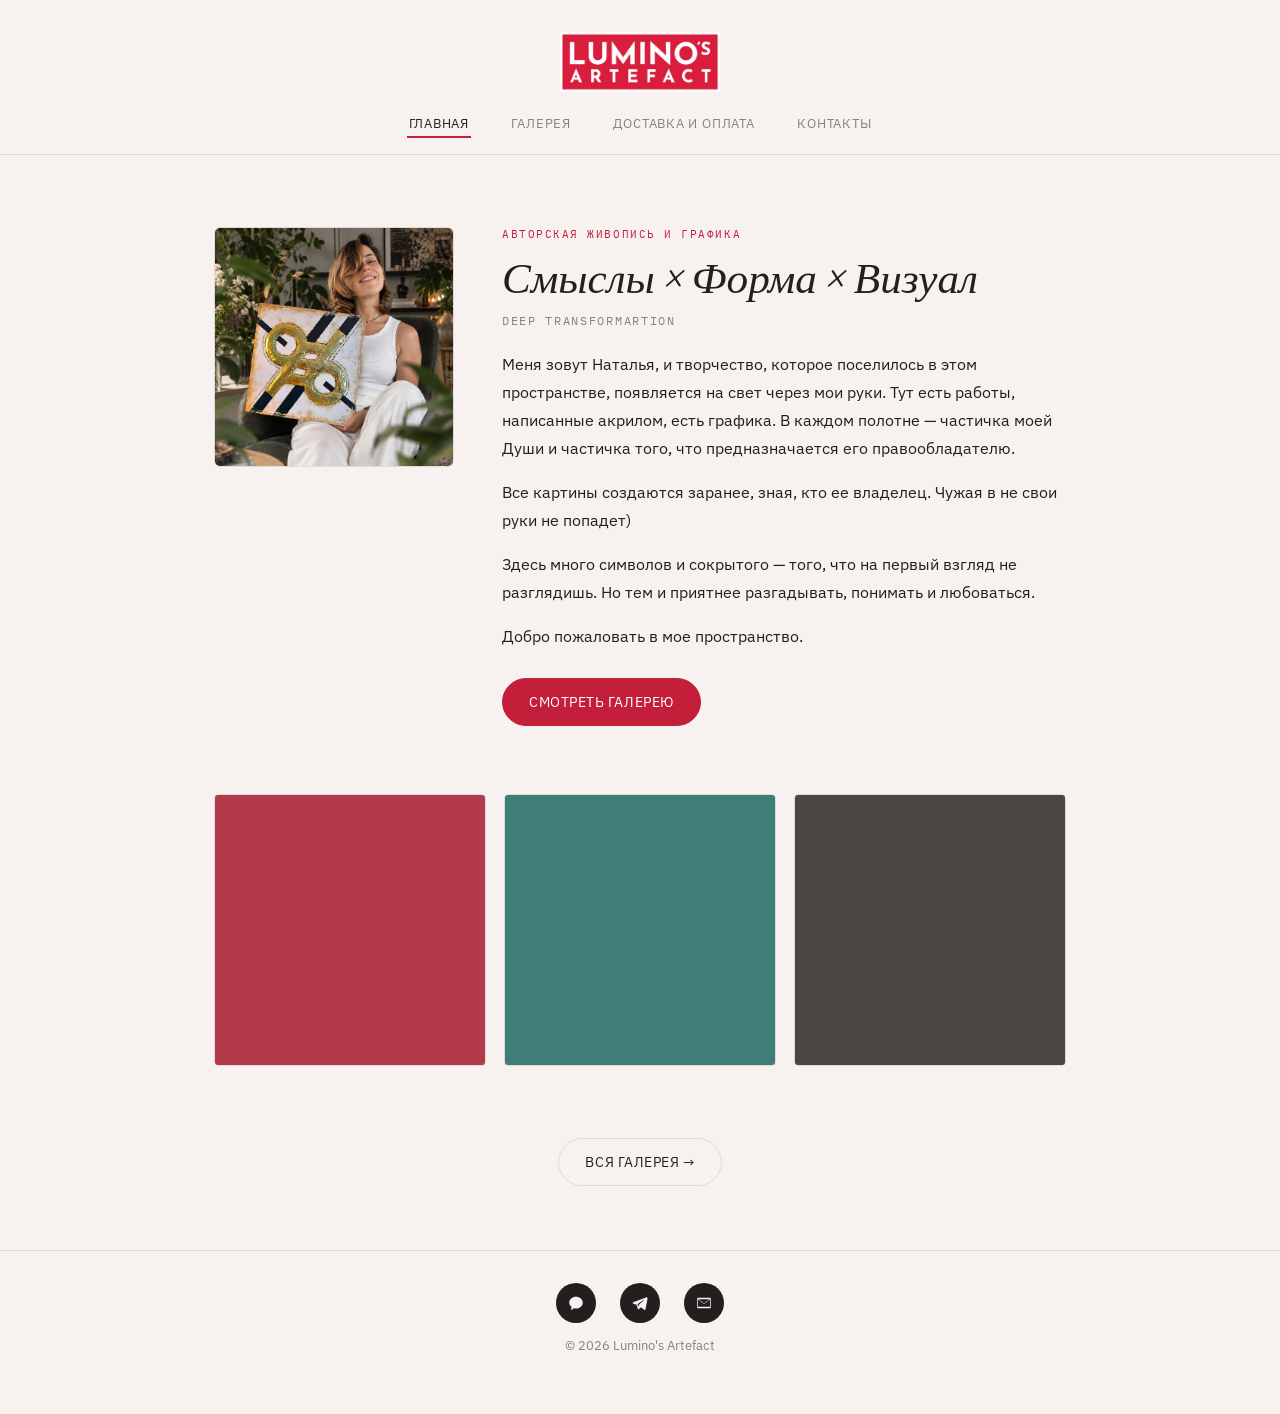
<file: index.html>
<!DOCTYPE html>
<html lang="ru">
<head>
<meta charset="UTF-8">
<meta name="viewport" content="width=device-width, initial-scale=1.0">
<title>Lumino's Artefact — авторская живопись и графика</title>
<link rel="preconnect" href="https://fonts.googleapis.com">
<link href="https://fonts.googleapis.com/css2?family=Fraunces:ital,opsz,wght@0,9..144,500;0,9..144,600;1,9..144,500&family=IBM+Plex+Sans:wght@400;500;600&family=IBM+Plex+Mono:wght@500&display=swap" rel="stylesheet">
<link rel="stylesheet" href="style.css">
</head>
<body>

  <header class="site-header">
    <a class="logo" href="index.html"><img src="images/logo.png" alt="Lumino's Artefact" width="170" height="64"></a>
  </header>

  <nav class="main-nav" aria-label="Основное меню">
    <ul class="main-nav-links">
      <li><a href="index.html" aria-current="page">Главная</a></li>
      <li><a href="gallery.html">Галерея</a></li>
      <li><a href="delivery.html">Доставка и оплата</a></li>
      <li><a href="contacts.html">Контакты</a></li>
    </ul>
  </nav>

  <main>
    <section class="home-intro">
      <div class="home-intro-portrait">
        <img src="images/000-1.png" alt="Наталья">
      </div>

      <div class="home-intro-text">
        <p class="eyebrow">Авторская живопись и графика</p>
        <h1>Смыслы × Форма × Визуал</h1>
        <p class="tagline">Deep TransformARTion</p>

        <p>Меня зовут Наталья, и творчество, которое поселилось в этом пространстве, появляется на свет через мои руки. Тут есть работы, написанные акрилом, есть графика. В каждом полотне — частичка моей Души и частичка того, что предназначается его правообладателю.</p>
        <p>Все картины создаются заранее, зная, кто ее владелец. Чужая в не свои руки не попадет)</p>
        <p>Здесь много символов и сокрытого — того, что на первый взгляд не разглядишь. Но тем и приятнее разгадывать, понимать и любоваться.</p>
        <p>Добро пожаловать в мое пространство.</p>

        <div class="hero-actions home-intro-actions">
          <a class="primary" href="gallery.html">Смотреть галерею</a>
        </div>
      </div>
    </section>

    <div class="hero-strip">
      <a href="painting.html?id=poludenniy-sad"><img src="images/p1-1.svg" alt="Полуденный сад"></a>
      <a href="painting.html?id=tihaya-voda"><img src="images/p2-1.svg" alt="Тихая вода"></a>
      <a href="painting.html?id=kontur-goroda"><img src="images/p4-1.svg" alt="Контур города"></a>
    </div>

    <div class="hero-actions" style="margin-top: -24px; padding-bottom: 64px;">
      <a href="gallery.html">Вся галерея →</a>
    </div>
  </main>

  <footer class="site-footer">
    <div class="footer-socials">
      <a class="social-icon" href="https://max.ru/u/f9LHodD0cOLGrv2IVl0ph_U3VSbgk9J3b61NacFTRPmokoeO5pcAcMMpPfM" target="_blank" rel="noopener" aria-label="Max">
        <svg viewBox="0 0 24 24"><path d="M12 3.5C6.98 3.5 3 7.06 3 11.3c0 2.36 1.24 4.47 3.2 5.9-.1.98-.4 2.3-.99 3.5a.4.4 0 0 0 .53.53c1.46-.62 2.87-1.5 3.7-2.1.83.2 1.7.3 2.56.3 5.02 0 9-3.56 9-7.8s-3.98-7.8-9-7.8Z"/></svg>
      </a>
      <a class="social-icon" href="https://t.me/Nataly_Xa" target="_blank" rel="noopener" aria-label="Telegram">
        <svg viewBox="0 0 24 24"><path d="M20.7 4.2 2.9 11.1c-.8.3-.8 1.5.1 1.8l4.4 1.4 1.7 5.3c.2.7 1.1.9 1.6.4l2.4-2.3 4.5 3.3c.6.5 1.6.1 1.7-.6l2.8-14.5c.2-.9-.7-1.6-1.4-1.3ZM8.6 13.6l8.6-6.3c.2-.1.4.1.3.3l-6.9 6.7c-.3.3-.4.6-.5 1l-.2 2.1-1.3-3.8Z"/></svg>
      </a>
      <a class="social-icon" href="mailto:luminosartefact@gmail.com" aria-label="Email">
        <svg viewBox="0 0 24 24"><path d="M4 5h16a1 1 0 0 1 1 1v12a1 1 0 0 1-1 1H4a1 1 0 0 1-1-1V6a1 1 0 0 1 1-1Zm0 2.4V17h16V7.4l-7.4 5.3a1 1 0 0 1-1.2 0L4 7.4Zm.6-.4 7.4 5.3 7.4-5.3H4.6Z"/></svg>
      </a>
    </div>
    <p class="copyright">&copy; 2026 Lumino's Artefact</p>
  </footer>

</body>
</html>
</file>
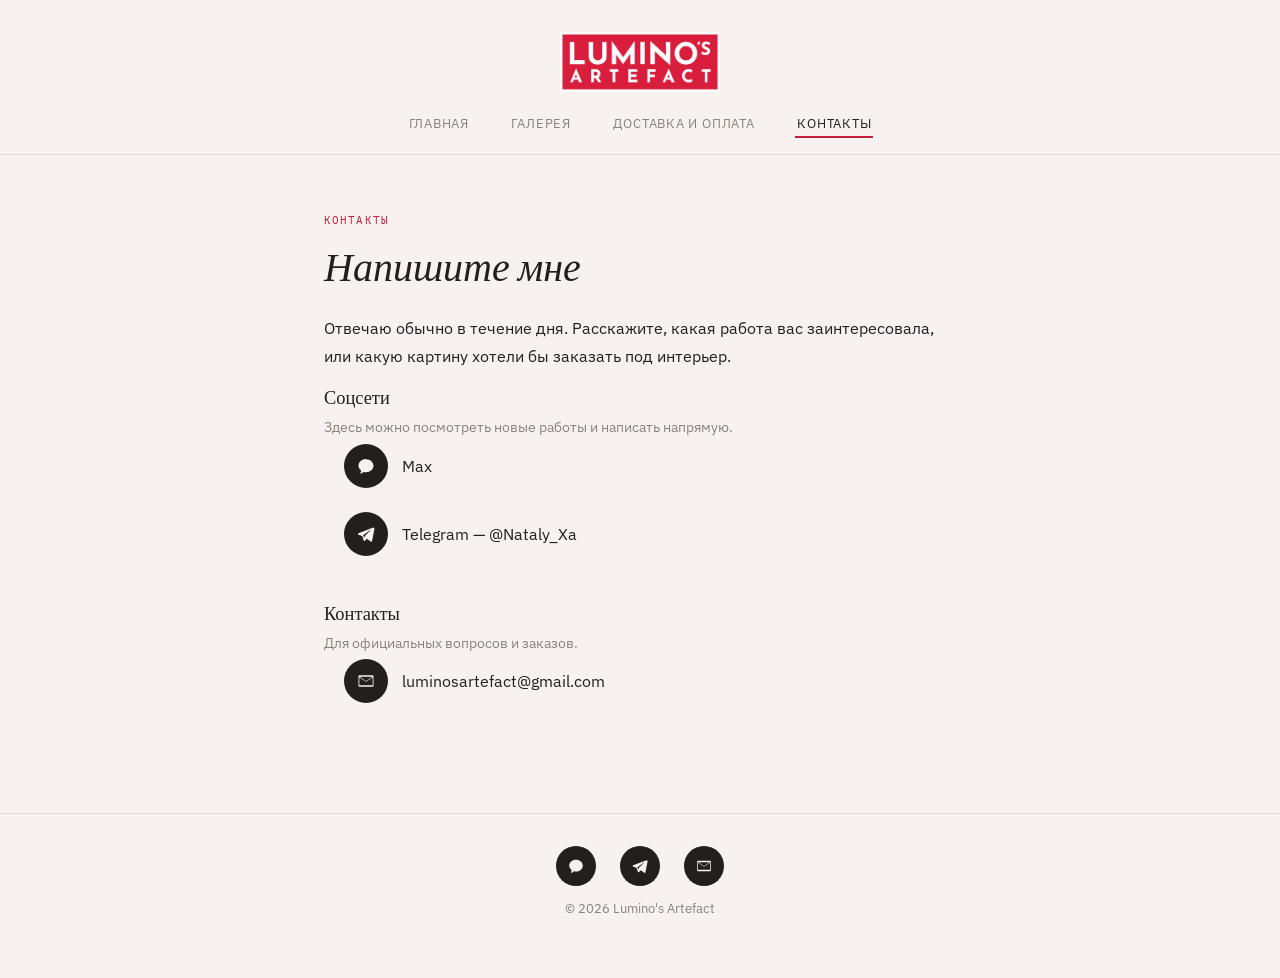
<file: contacts.html>
<!DOCTYPE html>
<html lang="ru">
<head>
<meta charset="UTF-8">
<meta name="viewport" content="width=device-width, initial-scale=1.0">
<title>Контакты — Lumino's Artefact</title>
<link rel="preconnect" href="https://fonts.googleapis.com">
<link href="https://fonts.googleapis.com/css2?family=Fraunces:ital,opsz,wght@0,9..144,500;0,9..144,600;1,9..144,500&family=IBM+Plex+Sans:wght@400;500;600&family=IBM+Plex+Mono:wght@500&display=swap" rel="stylesheet">
<link rel="stylesheet" href="style.css">
</head>
<body>

  <header class="site-header">
    <a class="logo" href="index.html"><img src="images/logo.png" alt="Lumino's Artefact" width="170" height="64"></a>
  </header>

  <nav class="main-nav" aria-label="Основное меню">
    <ul class="main-nav-links">
      <li><a href="index.html">Главная</a></li>
      <li><a href="gallery.html">Галерея</a></li>
      <li><a href="delivery.html">Доставка и оплата</a></li>
      <li><a href="contacts.html" aria-current="page">Контакты</a></li>
    </ul>
  </nav>

  <main>
    <article class="page-content">
      <p class="cat">Контакты</p>
      <h1>Напишите мне</h1>
      <p>Отвечаю обычно в течение дня. Расскажите, какая работа вас заинтересовала, или какую картину хотели бы заказать под интерьер.</p>

      <div class="contacts-group">
        <h2>Соцсети</h2>
        <p class="group-hint">Здесь можно посмотреть новые работы и написать напрямую.</p>
        <ul class="contacts-list">
          <li>
            <a href="https://max.ru/u/f9LHodD0cOLGrv2IVl0ph_U3VSbgk9J3b61NacFTRPmokoeO5pcAcMMpPfM" target="_blank" rel="noopener">
              <span class="social-icon" aria-hidden="true">
                <svg viewBox="0 0 24 24"><path d="M12 3.5C6.98 3.5 3 7.06 3 11.3c0 2.36 1.24 4.47 3.2 5.9-.1.98-.4 2.3-.99 3.5a.4.4 0 0 0 .53.53c1.46-.62 2.87-1.5 3.7-2.1.83.2 1.7.3 2.56.3 5.02 0 9-3.56 9-7.8s-3.98-7.8-9-7.8Z"/></svg>
              </span>
              Max
            </a>
          </li>
          <li>
            <a href="https://t.me/Nataly_Xa" target="_blank" rel="noopener">
              <span class="social-icon" aria-hidden="true">
                <svg viewBox="0 0 24 24"><path d="M20.7 4.2 2.9 11.1c-.8.3-.8 1.5.1 1.8l4.4 1.4 1.7 5.3c.2.7 1.1.9 1.6.4l2.4-2.3 4.5 3.3c.6.5 1.6.1 1.7-.6l2.8-14.5c.2-.9-.7-1.6-1.4-1.3ZM8.6 13.6l8.6-6.3c.2-.1.4.1.3.3l-6.9 6.7c-.3.3-.4.6-.5 1l-.2 2.1-1.3-3.8Z"/></svg>
              </span>
              Telegram — @Nataly_Xa
            </a>
          </li>
        </ul>
      </div>

      <div class="contacts-group">
        <h2>Контакты</h2>
        <p class="group-hint">Для официальных вопросов и заказов.</p>
        <ul class="contacts-list">
          <li>
            <a href="mailto:luminosartefact@gmail.com">
              <span class="social-icon" aria-hidden="true">
                <svg viewBox="0 0 24 24"><path d="M4 5h16a1 1 0 0 1 1 1v12a1 1 0 0 1-1 1H4a1 1 0 0 1-1-1V6a1 1 0 0 1 1-1Zm0 2.4V17h16V7.4l-7.4 5.3a1 1 0 0 1-1.2 0L4 7.4Zm.6-.4 7.4 5.3 7.4-5.3H4.6Z"/></svg>
              </span>
              luminosartefact@gmail.com
            </a>
          </li>
        </ul>
      </div>
    </article>
  </main>

  <footer class="site-footer">
    <div class="footer-socials">
      <a class="social-icon" href="https://max.ru/u/f9LHodD0cOLGrv2IVl0ph_U3VSbgk9J3b61NacFTRPmokoeO5pcAcMMpPfM" target="_blank" rel="noopener" aria-label="Max">
        <svg viewBox="0 0 24 24"><path d="M12 3.5C6.98 3.5 3 7.06 3 11.3c0 2.36 1.24 4.47 3.2 5.9-.1.98-.4 2.3-.99 3.5a.4.4 0 0 0 .53.53c1.46-.62 2.87-1.5 3.7-2.1.83.2 1.7.3 2.56.3 5.02 0 9-3.56 9-7.8s-3.98-7.8-9-7.8Z"/></svg>
      </a>
      <a class="social-icon" href="https://t.me/Nataly_Xa" target="_blank" rel="noopener" aria-label="Telegram">
        <svg viewBox="0 0 24 24"><path d="M20.7 4.2 2.9 11.1c-.8.3-.8 1.5.1 1.8l4.4 1.4 1.7 5.3c.2.7 1.1.9 1.6.4l2.4-2.3 4.5 3.3c.6.5 1.6.1 1.7-.6l2.8-14.5c.2-.9-.7-1.6-1.4-1.3ZM8.6 13.6l8.6-6.3c.2-.1.4.1.3.3l-6.9 6.7c-.3.3-.4.6-.5 1l-.2 2.1-1.3-3.8Z"/></svg>
      </a>
      <a class="social-icon" href="mailto:luminosartefact@gmail.com" aria-label="Email">
        <svg viewBox="0 0 24 24"><path d="M4 5h16a1 1 0 0 1 1 1v12a1 1 0 0 1-1 1H4a1 1 0 0 1-1-1V6a1 1 0 0 1 1-1Zm0 2.4V17h16V7.4l-7.4 5.3a1 1 0 0 1-1.2 0L4 7.4Zm.6-.4 7.4 5.3 7.4-5.3H4.6Z"/></svg>
      </a>
    </div>
    <p class="copyright">&copy; 2026 Lumino's Artefact</p>
  </footer>

</body>
</html>
</file>
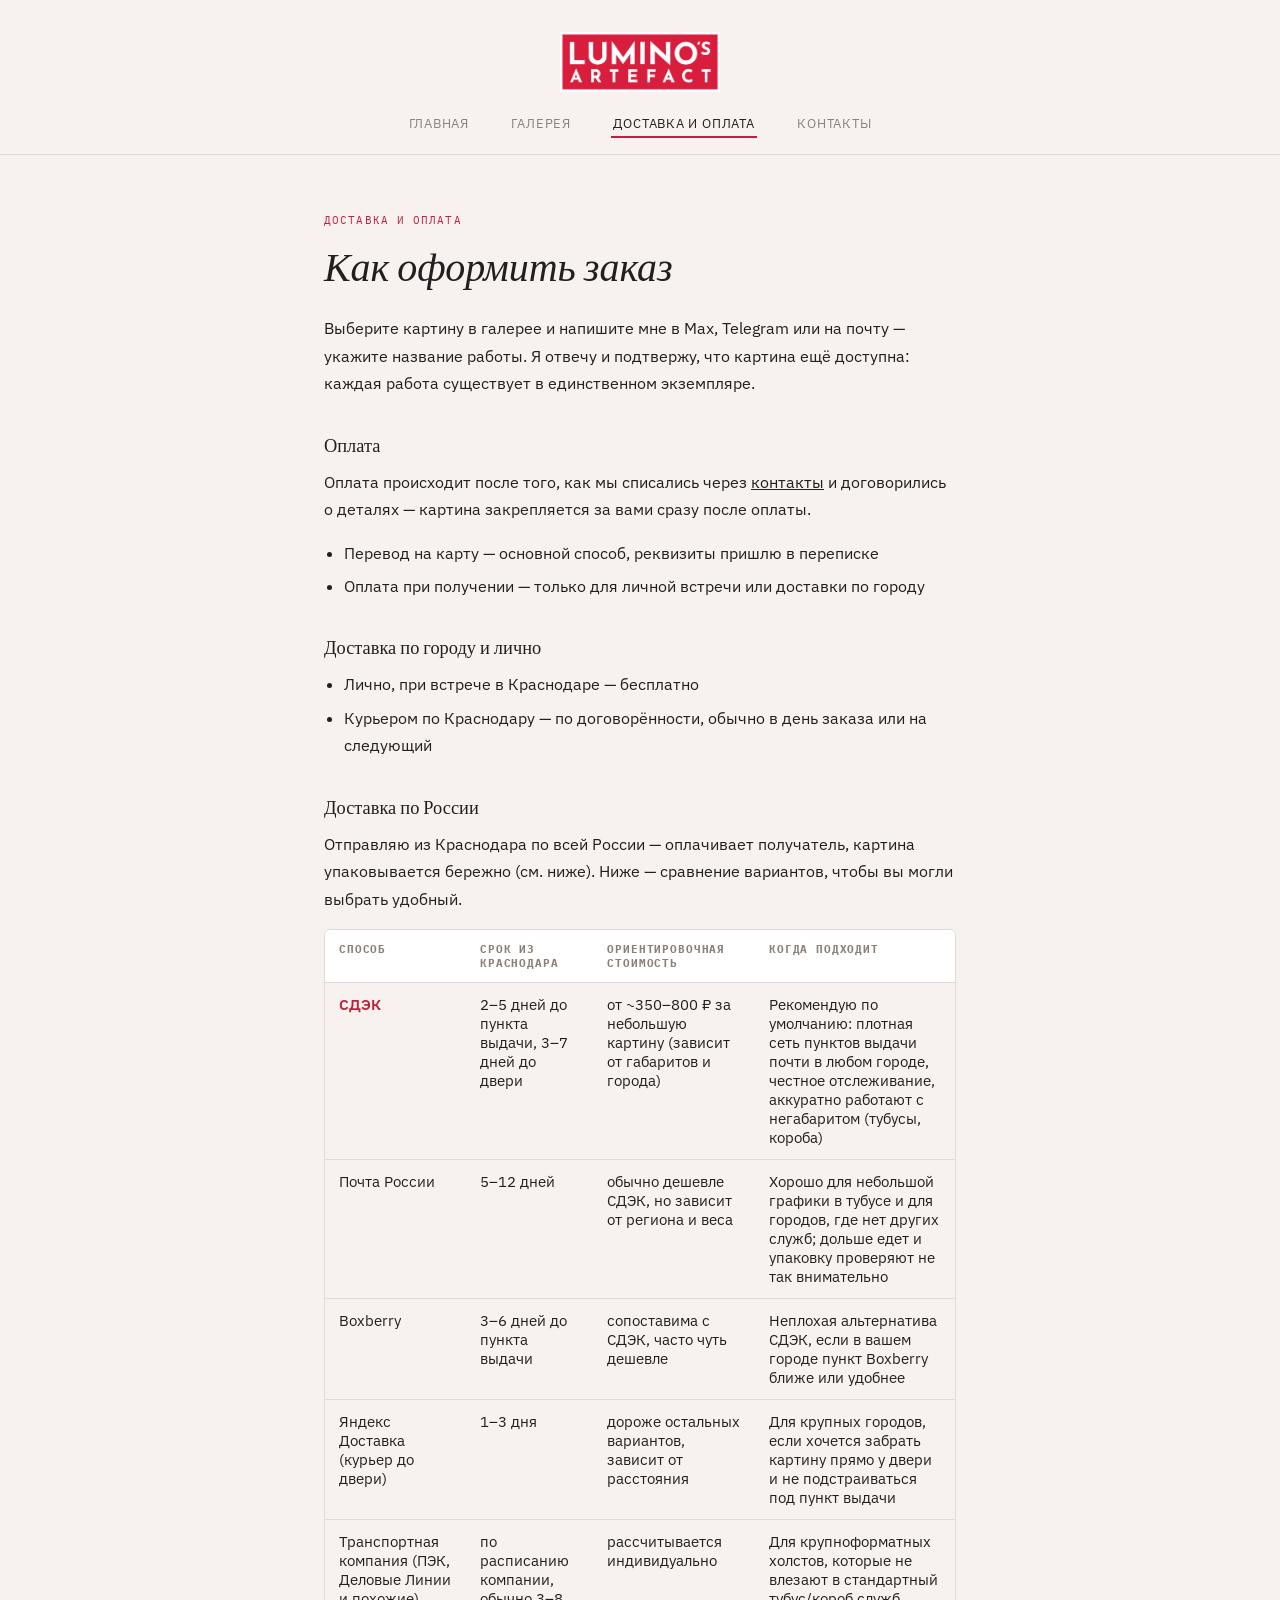
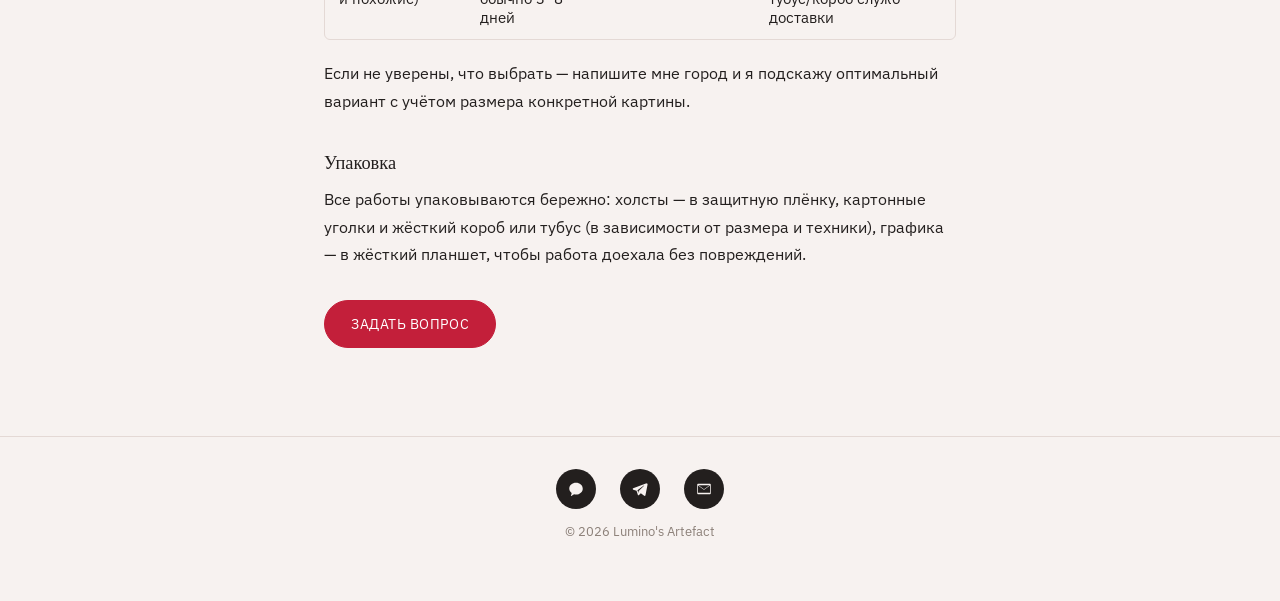
<file: delivery.html>
<!DOCTYPE html>
<html lang="ru">
<head>
<meta charset="UTF-8">
<meta name="viewport" content="width=device-width, initial-scale=1.0">
<title>Доставка и оплата — Lumino's Artefact</title>
<link rel="preconnect" href="https://fonts.googleapis.com">
<link href="https://fonts.googleapis.com/css2?family=Fraunces:ital,opsz,wght@0,9..144,500;0,9..144,600;1,9..144,500&family=IBM+Plex+Sans:wght@400;500;600&family=IBM+Plex+Mono:wght@500&display=swap" rel="stylesheet">
<link rel="stylesheet" href="style.css">
</head>
<body>

  <header class="site-header">
    <a class="logo" href="index.html"><img src="images/logo.png" alt="Lumino's Artefact" width="170" height="64"></a>
  </header>

  <nav class="main-nav" aria-label="Основное меню">
    <ul class="main-nav-links">
      <li><a href="index.html">Главная</a></li>
      <li><a href="gallery.html">Галерея</a></li>
      <li><a href="delivery.html" aria-current="page">Доставка и оплата</a></li>
      <li><a href="contacts.html">Контакты</a></li>
    </ul>
  </nav>

  <main>
    <article class="page-content">
      <p class="cat">Доставка и оплата</p>
      <h1>Как оформить заказ</h1>
      <p>Выберите картину в галерее и напишите мне в Max, Telegram или на почту — укажите название работы. Я отвечу и подтвержу, что картина ещё доступна: каждая работа существует в единственном экземпляре.</p>

      <h2>Оплата</h2>
      <p>Оплата происходит после того, как мы списались через <a href="contacts.html">контакты</a> и договорились о деталях — картина закрепляется за вами сразу после оплаты.</p>
      <ul>
        <li>Перевод на карту — основной способ, реквизиты пришлю в переписке</li>
        <li>Оплата при получении — только для личной встречи или доставки по городу</li>
      </ul>

      <h2>Доставка по городу и лично</h2>
      <ul>
        <li>Лично, при встрече в Краснодаре — бесплатно</li>
        <li>Курьером по Краснодару — по договорённости, обычно в день заказа или на следующий</li>
      </ul>

      <h2>Доставка по России</h2>
      <p>Отправляю из Краснодара по всей России — оплачивает получатель, картина упаковывается бережно (см. ниже). Ниже — сравнение вариантов, чтобы вы могли выбрать удобный.</p>

      <div class="delivery-table-wrap">
        <table class="delivery-table">
          <thead>
            <tr>
              <th>Способ</th>
              <th>Срок из Краснодара</th>
              <th>Ориентировочная стоимость</th>
              <th>Когда подходит</th>
            </tr>
          </thead>
          <tbody>
            <tr>
              <td class="rec">СДЭК</td>
              <td>2–5 дней до пункта выдачи, 3–7 дней до двери</td>
              <td>от ~350–800 ₽ за небольшую картину (зависит от габаритов и города)</td>
              <td>Рекомендую по умолчанию: плотная сеть пунктов выдачи почти в любом городе, честное отслеживание, аккуратно работают с негабаритом (тубусы, короба)</td>
            </tr>
            <tr>
              <td>Почта России</td>
              <td>5–12 дней</td>
              <td>обычно дешевле СДЭК, но зависит от региона и веса</td>
              <td>Хорошо для небольшой графики в тубусе и для городов, где нет других служб; дольше едет и упаковку проверяют не так внимательно</td>
            </tr>
            <tr>
              <td>Boxberry</td>
              <td>3–6 дней до пункта выдачи</td>
              <td>сопоставима с СДЭК, часто чуть дешевле</td>
              <td>Неплохая альтернатива СДЭК, если в вашем городе пункт Boxberry ближе или удобнее</td>
            </tr>
            <tr>
              <td>Яндекс Доставка (курьер до двери)</td>
              <td>1–3 дня</td>
              <td>дороже остальных вариантов, зависит от расстояния</td>
              <td>Для крупных городов, если хочется забрать картину прямо у двери и не подстраиваться под пункт выдачи</td>
            </tr>
            <tr>
              <td>Транспортная компания (ПЭК, Деловые Линии и похожие)</td>
              <td>по расписанию компании, обычно 3–8 дней</td>
              <td>рассчитывается индивидуально</td>
              <td>Для крупноформатных холстов, которые не влезают в стандартный тубус/короб служб доставки</td>
            </tr>
          </tbody>
        </table>
      </div>

      <p>Если не уверены, что выбрать — напишите мне город и я подскажу оптимальный вариант с учётом размера конкретной картины.</p>

      <h2>Упаковка</h2>
      <p>Все работы упаковываются бережно: холсты — в защитную плёнку, картонные уголки и жёсткий короб или тубус (в зависимости от размера и техники), графика — в жёсткий планшет, чтобы работа доехала без повреждений.</p>

      <div class="hero-actions" style="justify-content: flex-start; margin-top: 32px;">
        <a class="primary" href="contacts.html">Задать вопрос</a>
      </div>
    </article>
  </main>

  <footer class="site-footer">
    <div class="footer-socials">
      <a class="social-icon" href="https://max.ru/u/f9LHodD0cOLGrv2IVl0ph_U3VSbgk9J3b61NacFTRPmokoeO5pcAcMMpPfM" target="_blank" rel="noopener" aria-label="Max">
        <svg viewBox="0 0 24 24"><path d="M12 3.5C6.98 3.5 3 7.06 3 11.3c0 2.36 1.24 4.47 3.2 5.9-.1.98-.4 2.3-.99 3.5a.4.4 0 0 0 .53.53c1.46-.62 2.87-1.5 3.7-2.1.83.2 1.7.3 2.56.3 5.02 0 9-3.56 9-7.8s-3.98-7.8-9-7.8Z"/></svg>
      </a>
      <a class="social-icon" href="https://t.me/Nataly_Xa" target="_blank" rel="noopener" aria-label="Telegram">
        <svg viewBox="0 0 24 24"><path d="M20.7 4.2 2.9 11.1c-.8.3-.8 1.5.1 1.8l4.4 1.4 1.7 5.3c.2.7 1.1.9 1.6.4l2.4-2.3 4.5 3.3c.6.5 1.6.1 1.7-.6l2.8-14.5c.2-.9-.7-1.6-1.4-1.3ZM8.6 13.6l8.6-6.3c.2-.1.4.1.3.3l-6.9 6.7c-.3.3-.4.6-.5 1l-.2 2.1-1.3-3.8Z"/></svg>
      </a>
      <a class="social-icon" href="mailto:luminosartefact@gmail.com" aria-label="Email">
        <svg viewBox="0 0 24 24"><path d="M4 5h16a1 1 0 0 1 1 1v12a1 1 0 0 1-1 1H4a1 1 0 0 1-1-1V6a1 1 0 0 1 1-1Zm0 2.4V17h16V7.4l-7.4 5.3a1 1 0 0 1-1.2 0L4 7.4Zm.6-.4 7.4 5.3 7.4-5.3H4.6Z"/></svg>
      </a>
    </div>
    <p class="copyright">&copy; 2026 Lumino's Artefact</p>
  </footer>

</body>
</html>
</file>
<file: style.css>
:root {
  --bg: #f7f2f0;
  --ink: #231f1e;
  --muted: #8c8079;
  --line: #e4d9d5;
  --card: #ffffff;
  --accent: #c31f3a;
}

* { box-sizing: border-box; }

html, body {
  margin: 0;
  padding: 0;
}

body {
  background: var(--bg);
  color: var(--ink);
  font-family: 'IBM Plex Sans', Arial, sans-serif;
  -webkit-font-smoothing: antialiased;
}

a { color: inherit; }

/* ---------- header ---------- */
.site-header {
  display: flex;
  justify-content: center;
  align-items: center;
  padding: clamp(20px, 4vw, 32px) clamp(20px, 4vw, 48px) clamp(14px, 2vw, 20px);
}

.logo {
  display: block;
}

.logo img {
  display: block;
  height: clamp(44px, 6vw, 60px);
  width: auto;
}

.main-nav {
  border-bottom: 1px solid var(--line);
  padding-bottom: clamp(16px, 2.4vw, 22px);
  position: relative;
}

.main-nav-links {
  list-style: none;
  margin: 0;
  padding: 0;
  display: flex;
  justify-content: center;
  align-items: center;
  gap: clamp(16px, 3vw, 40px);
  flex-wrap: wrap;
}

.main-nav-links a {
  font-family: 'IBM Plex Sans', sans-serif;
  font-size: .82rem;
  letter-spacing: .06em;
  text-transform: uppercase;
  text-decoration: none;
  color: var(--muted);
  padding: 4px 2px;
  border-bottom: 2px solid transparent;
  transition: color .15s ease, border-color .15s ease;
}

.main-nav-links a:hover,
.main-nav-links a[aria-current="page"] {
  color: var(--ink);
  border-bottom-color: var(--accent);
}

.back-to-gallery {
  display: block;
  max-width: 1200px;
  margin: 0 auto;
  padding: clamp(18px, 3vw, 26px) clamp(20px, 4vw, 48px) 0;
}

.cats {
  display: flex;
  justify-content: center;
  gap: 8px;
  flex-wrap: wrap;
  padding: 20px clamp(20px, 4vw, 48px) 24px;
}

.cat-btn {
  font-family: 'IBM Plex Sans', sans-serif;
  font-size: 12px;
  letter-spacing: .08em;
  text-transform: uppercase;
  background: transparent;
  border: 1px solid var(--line);
  color: var(--muted);
  padding: 8px 16px;
  border-radius: 999px;
  cursor: pointer;
  transition: background .15s ease, color .15s ease, border-color .15s ease;
}

.cat-btn:hover {
  border-color: var(--accent);
  color: var(--ink);
}

.cat-btn.on {
  background: var(--accent);
  border-color: var(--accent);
  color: #fff;
}

/* ---------- gallery grid ---------- */
.gallery {
  display: grid;
  grid-template-columns: repeat(3, 1fr);
  gap: clamp(16px, 2.4vw, 32px);
  max-width: 1240px;
  margin: 0 auto;
  padding: clamp(24px, 4vw, 48px) clamp(20px, 4vw, 48px) 72px;
}

@media (max-width: 900px) {
  .gallery { grid-template-columns: repeat(2, 1fr); }
}

@media (max-width: 560px) {
  .gallery { gap: 10px; padding-left: 14px; padding-right: 14px; }
  .card-body { padding-top: 10px; }
  .card-title { font-size: 1rem; }
}

.card {
  display: flex;
  flex-direction: column;
}

.card-frame {
  position: relative;
  aspect-ratio: 1 / 1;
  overflow: hidden;
  border-radius: 4px;
  border: 1px solid var(--line);
  cursor: pointer;
  background: var(--card);
}

.card-frame img {
  width: 100%;
  height: 100%;
  object-fit: cover;
  display: block;
  transition: opacity .15s ease;
}

.card-frame .quick-hint {
  position: absolute;
  inset: 0;
  display: flex;
  align-items: center;
  justify-content: center;
  background: rgba(35, 31, 30, .38);
  color: #fff;
  font-size: 11.5px;
  letter-spacing: .1em;
  text-transform: uppercase;
  font-family: 'IBM Plex Mono', monospace;
  opacity: 0;
  transition: opacity .18s ease;
}

.card-frame:hover .quick-hint { opacity: 1; }

.card-dots {
  position: absolute;
  left: 0;
  right: 0;
  bottom: 10px;
  display: flex;
  justify-content: center;
  gap: 6px;
  z-index: 2;
}

.card-dots button {
  width: 6px;
  height: 6px;
  border-radius: 50%;
  border: none;
  padding: 0;
  background: rgba(255, 255, 255, .55);
  cursor: pointer;
}

.card-dots button.on { background: #fff; }

.card-body {
  padding: 14px 2px 0;
}

.card-cat {
  margin: 0 0 4px;
  font-family: 'IBM Plex Mono', monospace;
  font-size: 10.5px;
  letter-spacing: .1em;
  text-transform: uppercase;
  color: var(--accent);
}

.card-title {
  margin: 0 0 4px;
  font-family: 'Fraunces', Georgia, serif;
  font-weight: 500;
  font-size: 1.15rem;
}

.card-meta {
  margin: 0 0 6px;
  color: var(--muted);
  font-size: .85rem;
}

.card-footer-row {
  display: flex;
  align-items: baseline;
  justify-content: space-between;
}

.card-price {
  margin: 0;
  font-weight: 600;
}

.card-link {
  font-size: .8rem;
  text-decoration: none;
  color: var(--muted);
  border-bottom: 1px solid transparent;
}

.card-link:hover {
  color: var(--accent);
  border-bottom-color: var(--accent);
}

.loading {
  grid-column: 1 / -1;
  color: var(--muted);
  font-size: .9rem;
  padding: 40px 0;
  text-align: center;
}

/* ---------- footer ---------- */
.site-footer {
  text-align: center;
  padding: 32px 20px 48px;
  border-top: 1px solid var(--line);
  color: var(--muted);
}

.site-footer a {
  color: var(--accent);
  text-decoration: none;
  margin: 0 6px;
}

.site-footer a:hover { text-decoration: underline; }

.copyright {
  margin-top: 12px;
  font-size: .8rem;
}

/* ---------- circular black/white social icons ---------- */
.social-icon {
  width: 40px;
  height: 40px;
  border-radius: 50%;
  background: var(--ink);
  display: flex;
  align-items: center;
  justify-content: center;
  flex-shrink: 0;
  transition: background .15s ease;
}

.social-icon svg {
  width: 18px;
  height: 18px;
  fill: var(--bg);
}

.social-icon:hover { background: var(--accent); }

.footer-socials {
  display: flex;
  justify-content: center;
  gap: 12px;
  margin-bottom: 14px;
}

/* ---------- homepage hero ---------- */
.hero {
  max-width: 720px;
  margin: 0 auto;
  padding: clamp(56px, 11vw, 120px) 24px clamp(48px, 8vw, 88px);
  text-align: center;
}

.hero .eyebrow {
  font-family: 'IBM Plex Mono', monospace;
  font-size: 11px;
  letter-spacing: .14em;
  text-transform: uppercase;
  color: var(--accent);
  margin: 0 0 18px;
}

.hero h1 {
  font-family: 'Fraunces', Georgia, serif;
  font-style: italic;
  font-weight: 500;
  font-size: clamp(2.2rem, 6vw, 3.4rem);
  margin: 0 0 20px;
  text-wrap: balance;
}

.hero p {
  color: var(--muted);
  font-size: 1.05rem;
  line-height: 1.7;
  max-width: 52ch;
  margin: 0 auto 32px;
}

.hero-actions {
  display: flex;
  justify-content: center;
  gap: 12px;
  flex-wrap: wrap;
}

.hero-actions a {
  text-decoration: none;
  font-size: .85rem;
  letter-spacing: .04em;
  text-transform: uppercase;
  padding: 14px 26px;
  border-radius: 999px;
  border: 1px solid var(--line);
  color: var(--ink);
  transition: border-color .15s ease;
}

.hero-actions a.primary {
  background: var(--accent);
  border-color: var(--accent);
  color: #fff;
}

.hero-actions a:hover { border-color: var(--accent); }

.hero-strip {
  display: grid;
  grid-template-columns: repeat(3, 1fr);
  gap: clamp(10px, 2vw, 18px);
  max-width: 900px;
  margin: 0 auto;
  padding: 0 24px clamp(56px, 9vw, 96px);
}

.hero-strip a {
  display: block;
  aspect-ratio: 1 / 1;
  border-radius: 4px;
  overflow: hidden;
  border: 1px solid var(--line);
}

.hero-strip img {
  width: 100%;
  height: 100%;
  object-fit: cover;
  display: block;
  transition: transform .3s ease;
}

.hero-strip a:hover img { transform: scale(1.05); }

@media (max-width: 560px) {
  .hero-strip { grid-template-columns: repeat(3, 1fr); gap: 8px; }
}

/* ---------- simple content pages (about / delivery / contacts) ---------- */
.page-content {
  max-width: 680px;
  margin: 0 auto;
  padding: clamp(32px, 6vw, 56px) 24px 88px;
}

.page-content .cat {
  margin: 0 0 12px;
  font-family: 'IBM Plex Mono', monospace;
  font-size: 11px;
  letter-spacing: .1em;
  text-transform: uppercase;
  color: var(--accent);
}

/* ---------- homepage intro (about-me merged with hero) ---------- */
.home-intro {
  display: flex;
  align-items: flex-start;
  gap: clamp(28px, 4vw, 48px);
  max-width: 900px;
  margin: 0 auto;
  padding: clamp(40px, 6vw, 72px) 24px clamp(44px, 6vw, 68px);
}

.home-intro-portrait {
  width: clamp(200px, 26vw, 240px);
  height: clamp(200px, 26vw, 240px);
  flex-shrink: 0;
  border-radius: 6px;
  overflow: hidden;
  border: 1px solid var(--line);
}

.home-intro-portrait img {
  width: 100%;
  height: 100%;
  object-fit: cover;
  display: block;
}

.home-intro-text {
  flex: 1;
  min-width: 0;
}

.home-intro .eyebrow {
  font-family: 'IBM Plex Mono', monospace;
  font-size: 11px;
  letter-spacing: .14em;
  text-transform: uppercase;
  color: var(--accent);
  margin: 0 0 12px;
}

.home-intro h1 {
  font-family: 'Fraunces', Georgia, serif;
  font-style: italic;
  font-weight: 500;
  font-size: clamp(2rem, 4.8vw, 2.7rem);
  line-height: 1.15;
  margin: 0 0 10px;
}

.home-intro .tagline {
  font-family: 'IBM Plex Mono', monospace;
  font-size: 12px;
  letter-spacing: .14em;
  text-transform: uppercase;
  color: var(--muted);
  margin: 0 0 22px;
}

.home-intro-text p:not(.eyebrow):not(.tagline) {
  color: var(--ink);
  font-size: 1rem;
  line-height: 1.75;
  margin: 0 0 16px;
}

.home-intro-actions {
  justify-content: flex-start;
  margin-top: 28px;
}

@media (max-width: 720px) {
  .home-intro { flex-direction: column; align-items: center; text-align: center; }
  .home-intro-text { width: 100%; }
  .home-intro-actions { justify-content: center; }
  .home-intro-text p:not(.eyebrow):not(.tagline) { text-align: left; font-size: .96rem; }
}

.page-content h1 {
  font-family: 'Fraunces', Georgia, serif;
  font-style: italic;
  font-weight: 500;
  font-size: clamp(1.9rem, 4.5vw, 2.5rem);
  margin: 0 0 24px;
}

.page-content h2 {
  font-family: 'Fraunces', Georgia, serif;
  font-weight: 500;
  font-size: 1.15rem;
  margin: 36px 0 12px;
}

.page-content p {
  line-height: 1.75;
  color: var(--ink);
  font-size: .98rem;
  margin: 0 0 16px;
}

.page-content ul {
  margin: 0 0 16px;
  padding-left: 20px;
}

.page-content li {
  line-height: 1.75;
  font-size: .98rem;
  margin-bottom: 6px;
}

.contacts-list {
  display: flex;
  flex-direction: column;
  gap: 18px;
  margin: 28px 0 0;
  padding: 0;
  list-style: none;
}

.contacts-list a {
  display: flex;
  align-items: center;
  gap: 14px;
  text-decoration: none;
  color: var(--ink);
  font-size: 1.02rem;
}

.contacts-list a:hover { color: var(--accent); }

.contacts-list .social-icon { width: 44px; height: 44px; }
.contacts-list .social-icon svg { width: 20px; height: 20px; }

.contacts-group + .contacts-group {
  margin-top: 40px;
}

.contacts-group h2 {
  margin: 0 0 6px;
}

.contacts-group .group-hint {
  margin: 0 0 4px;
  color: var(--muted);
  font-size: .88rem;
}

.delivery-table-wrap {
  overflow-x: auto;
  margin: 0 0 20px;
  border: 1px solid var(--line);
  border-radius: 6px;
}

.delivery-table {
  width: 100%;
  border-collapse: collapse;
  font-size: .92rem;
  min-width: 560px;
}

.delivery-table th,
.delivery-table td {
  text-align: left;
  padding: 12px 14px;
  border-bottom: 1px solid var(--line);
  vertical-align: top;
}

.delivery-table th {
  font-family: 'IBM Plex Mono', monospace;
  font-size: 10.5px;
  letter-spacing: .08em;
  text-transform: uppercase;
  color: var(--muted);
  background: var(--card);
}

.delivery-table tr:last-child td {
  border-bottom: none;
}

.delivery-table td.rec {
  color: var(--accent);
  font-weight: 600;
}

/* ---------- quick-view modal ---------- */
.modal {
  position: fixed;
  inset: 0;
  background: rgba(35, 31, 30, .78);
  display: flex;
  align-items: center;
  justify-content: center;
  padding: 24px;
  z-index: 100;
}

.modal.hidden { display: none; }

body.modal-open { overflow: hidden; }

.modal-panel {
  background: var(--bg);
  max-width: 1080px;
  width: 100%;
  max-height: 90vh;
  overflow: hidden;
  border-radius: 6px;
  display: grid;
  grid-template-columns: 1fr 1.2fr;
  position: relative;
}

@media (max-width: 720px) {
  .modal-panel {
    grid-template-columns: 1fr;
    overflow-y: auto;
  }
}

.modal-close {
  position: absolute;
  top: 12px;
  right: 14px;
  width: 32px;
  height: 32px;
  display: flex;
  align-items: center;
  justify-content: center;
  background: var(--bg);
  border: none;
  border-radius: 50%;
  font-size: 1.8rem;
  line-height: 1;
  color: var(--ink);
  cursor: pointer;
  z-index: 3;
}

.modal-media {
  position: relative;
  background: var(--card);
  min-height: 420px;
  display: flex;
  align-items: center;
  justify-content: center;
  overflow: hidden;
}

.modal-media img {
  width: 100%;
  height: 100%;
  object-fit: contain;
  display: block;
}

.carousel-arrow {
  position: absolute;
  top: 50%;
  transform: translateY(-50%);
  background: rgba(255, 255, 255, .85);
  border: none;
  width: 34px;
  height: 34px;
  border-radius: 50%;
  font-size: 1.2rem;
  cursor: pointer;
  color: var(--ink);
}

.carousel-arrow.left { left: 12px; }
.carousel-arrow.right { right: 12px; }

.modal-media .dots {
  position: absolute;
  left: 0;
  right: 0;
  bottom: 12px;
  display: flex;
  justify-content: center;
  gap: 6px;
}

.modal-media .dots button {
  width: 6px;
  height: 6px;
  border-radius: 50%;
  border: none;
  padding: 0;
  background: rgba(255, 255, 255, .55);
  cursor: pointer;
}

.modal-media .dots button.on { background: #fff; }

.modal-info {
  padding: 32px 28px;
  max-height: 90vh;
  overflow-y: auto;
  min-height: 0;
}

@media (max-width: 720px) {
  .modal-media {
    aspect-ratio: 1 / 1;
    min-height: 0;
  }

  .modal-info {
    max-height: none;
    overflow: visible;
  }
}

.modal-cat {
  margin: 0 0 8px;
  font-family: 'IBM Plex Mono', monospace;
  font-size: 10.5px;
  letter-spacing: .1em;
  text-transform: uppercase;
  color: var(--accent);
}

.modal-info h2 {
  margin: 0 0 6px;
  font-family: 'Fraunces', Georgia, serif;
  font-weight: 500;
  font-size: 1.5rem;
}

.modal-meta {
  margin: 0 0 10px;
  color: var(--muted);
  font-size: .9rem;
}

.modal-price {
  margin: 0 0 16px;
  font-weight: 600;
  font-size: 1.1rem;
}

.modal-desc {
  margin: 0 0 20px;
  line-height: 1.6;
  color: var(--ink);
  font-size: .95rem;
}

.modal-link {
  display: inline-block;
  font-size: .85rem;
  text-decoration: none;
  color: var(--accent);
  border-bottom: 1px solid var(--accent);
}
</file>
